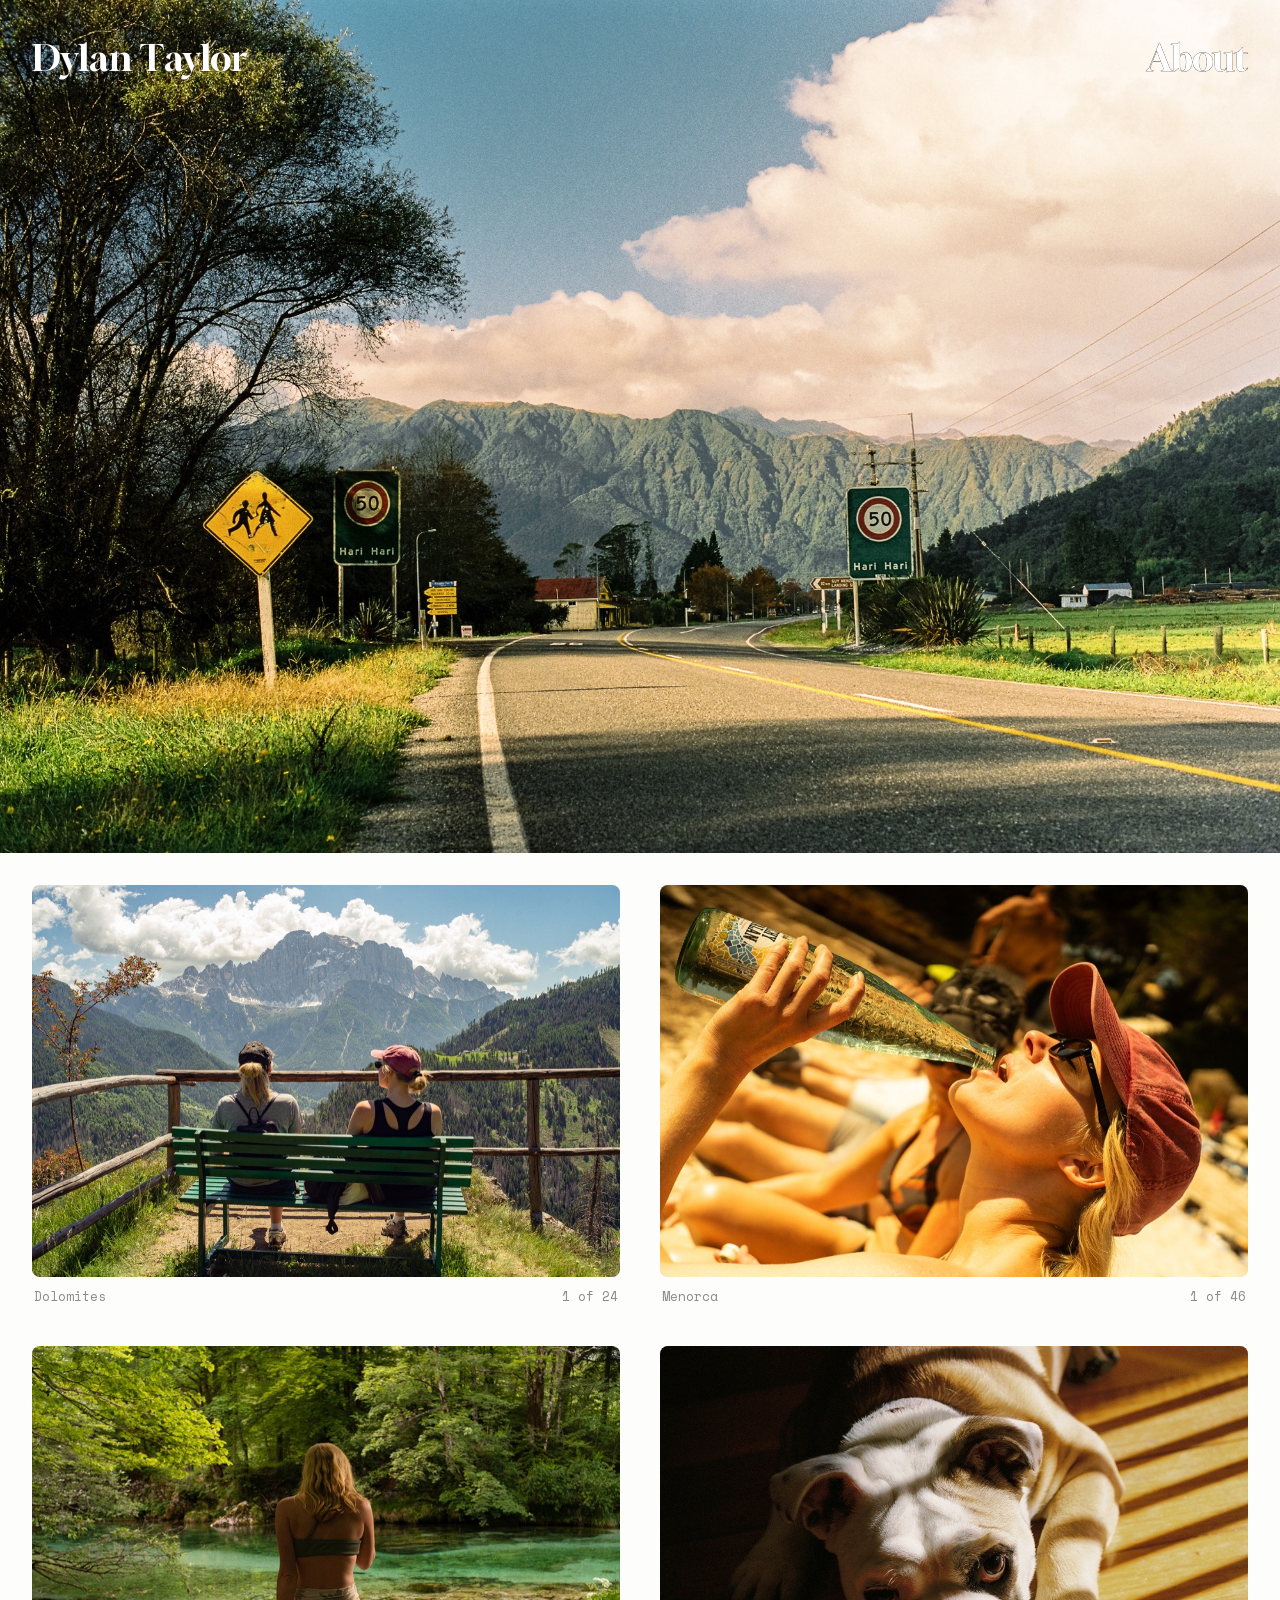
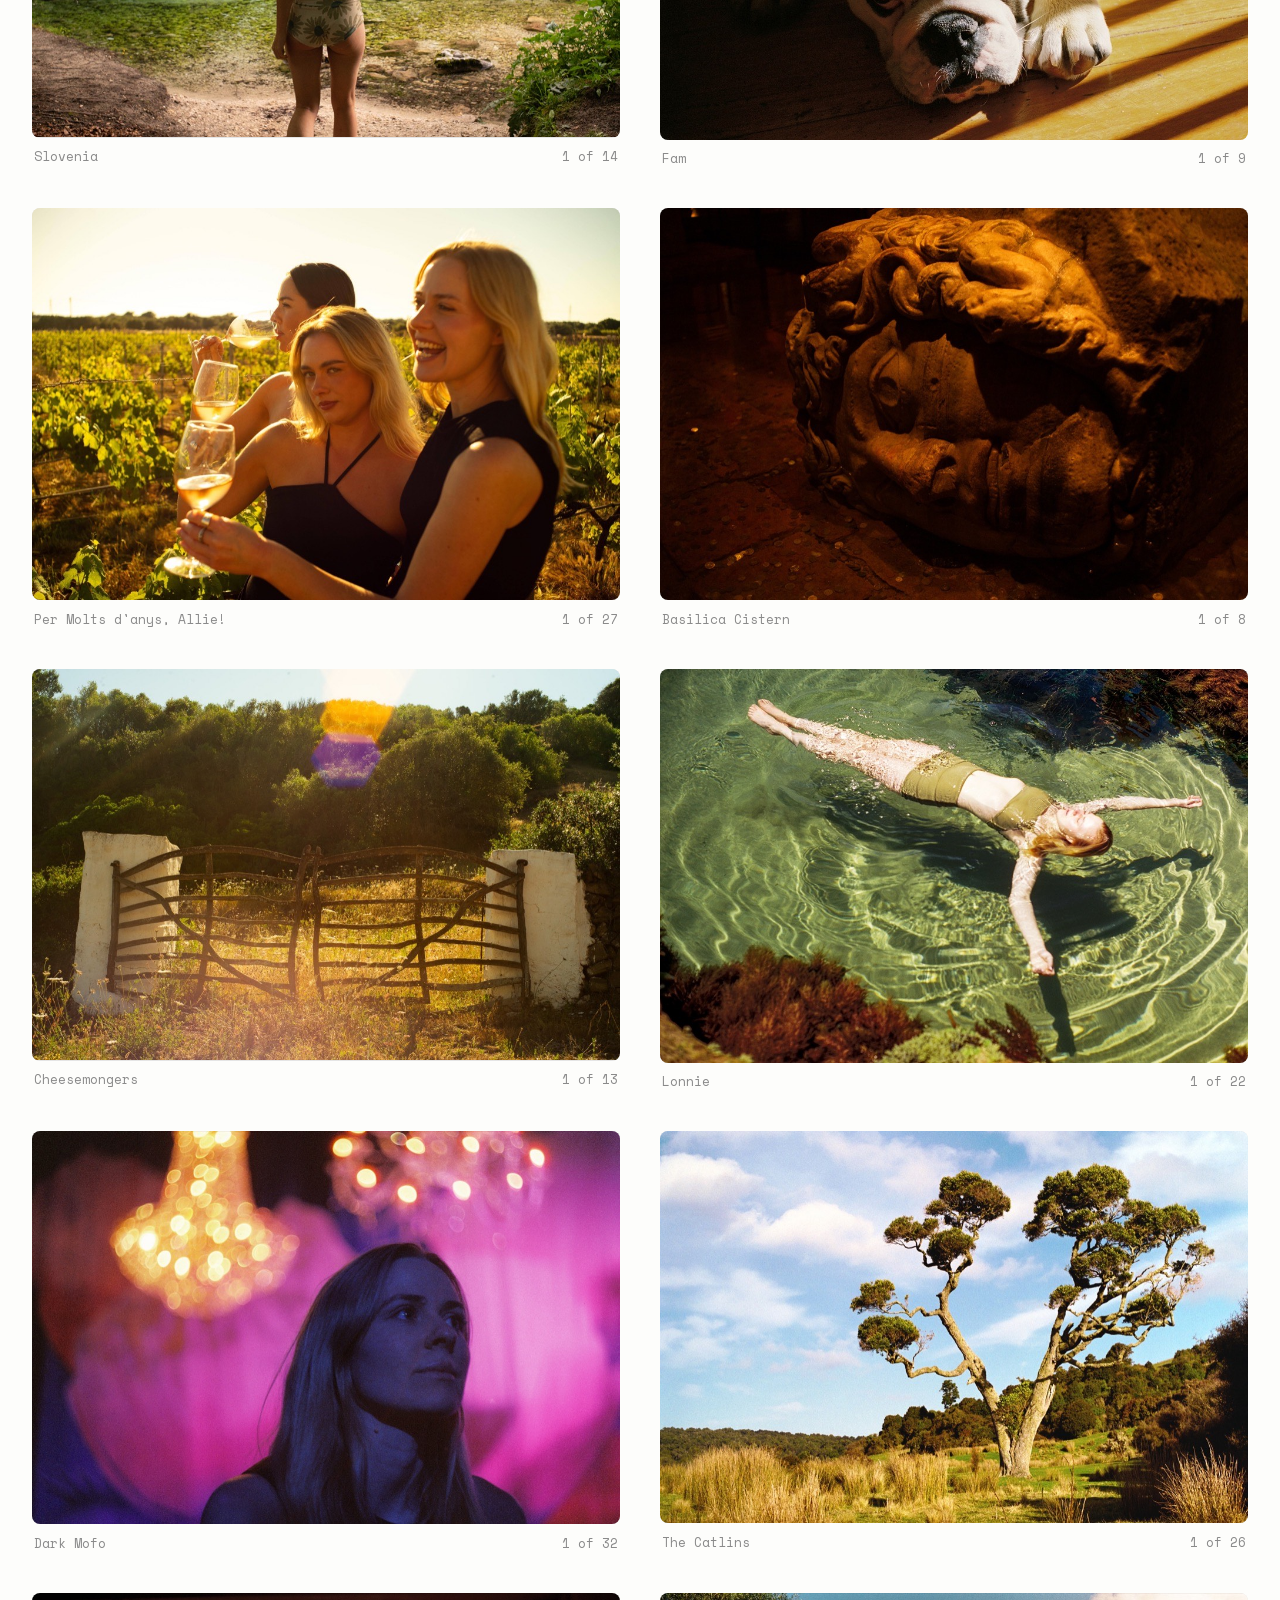
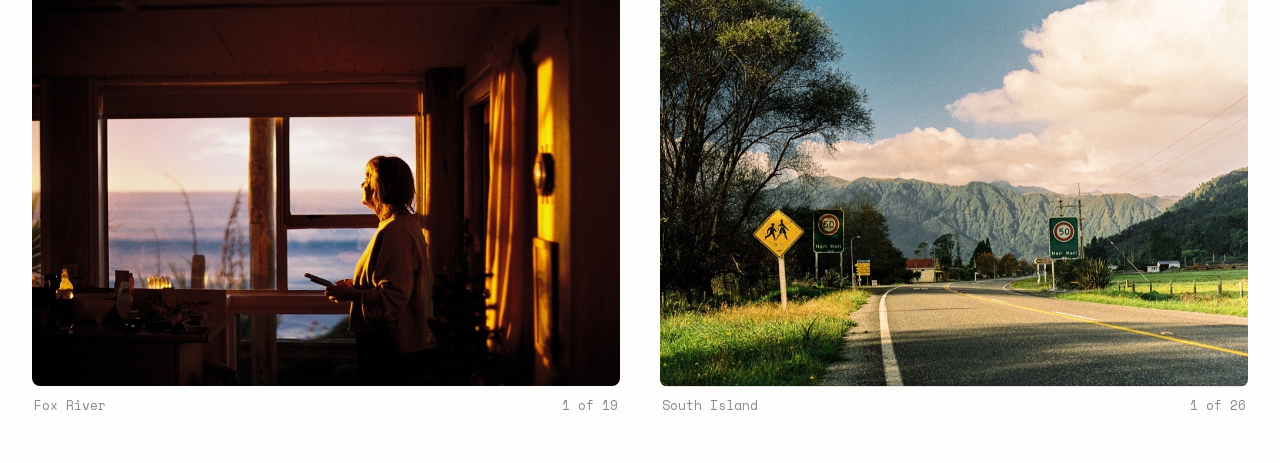
<file: index.html>
<!DOCTYPE html>
<html lang="en">
<head>
  <meta charset="UTF-8">
  <meta name="viewport" content="width=device-width, initial-scale=1.0">
  <title>Dylan Taylor — Photography</title>
  <link rel="stylesheet" href="css/style.css">
</head>
<body>
  <div id="hero" class="hero skeleton">
    <div id="hero-slides" class="hero-slides"></div>
    <nav class="nav-hero">
      <a class="nav-name" href="index.html">Dylan Taylor</a>
      <a class="nav-link" href="about.html">About</a>
    </nav>
  </div>

  <main>
    <div id="gallery-grid" class="grid"></div>
  </main>

  <script src="js/data.js"></script>
  <script src="js/hero.js"></script>
  <script src="js/home.js"></script>
</body>
</html>
</file>
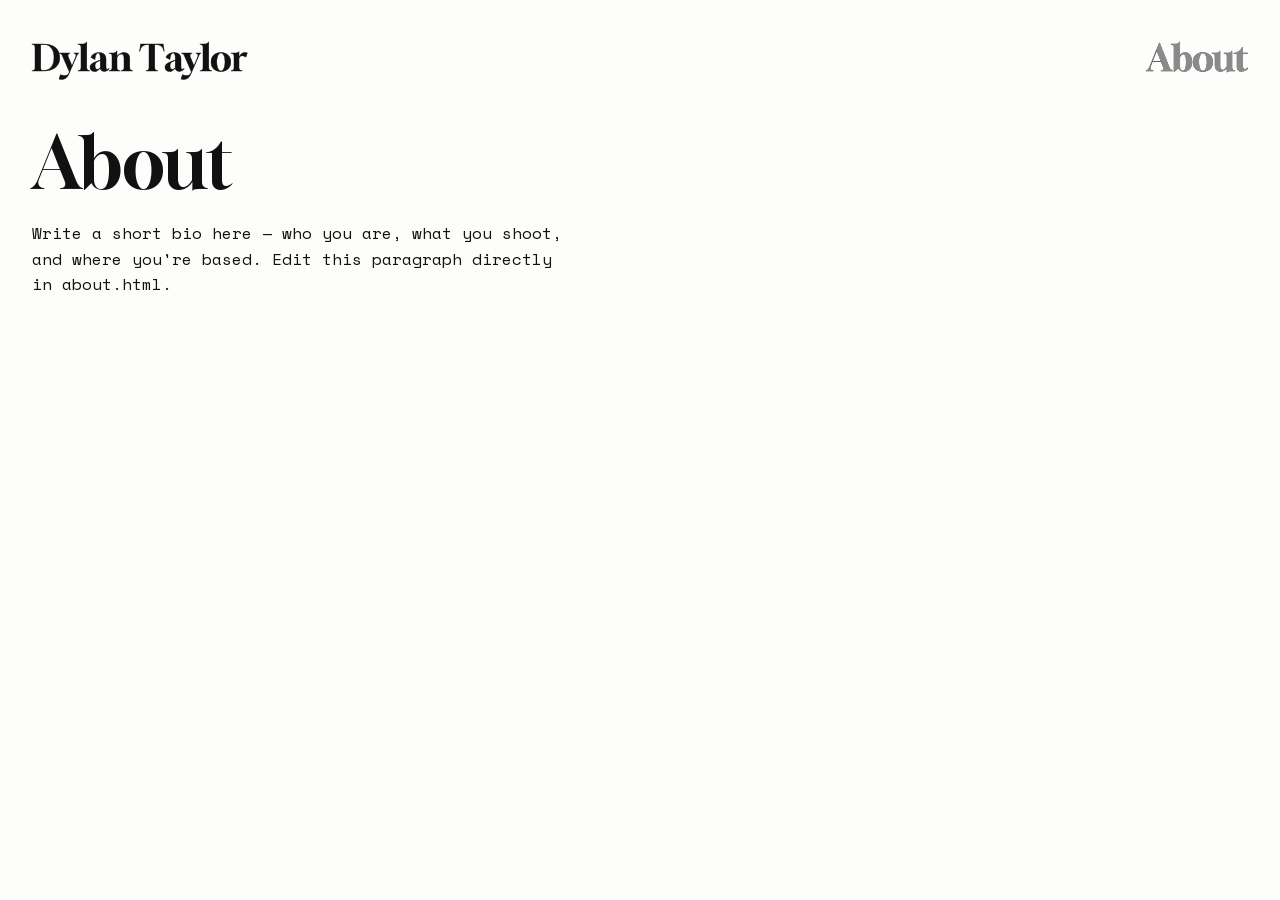
<file: about.html>
<!DOCTYPE html>
<html lang="en">
<head>
  <meta charset="UTF-8">
  <meta name="viewport" content="width=device-width, initial-scale=1.0">
  <title>About — Dylan Taylor</title>
  <link rel="stylesheet" href="css/style.css">
</head>
<body>
  <nav>
    <a class="nav-name" href="index.html">Dylan Taylor</a>
    <a class="nav-link" href="about.html">About</a>
  </nav>

  <main class="about-content">
    <h1>About</h1>
    <p>
      Write a short bio here — who you are, what you shoot, and where you're based.
      Edit this paragraph directly in about.html.
    </p>
  </main>
</body>
</html>
</file>
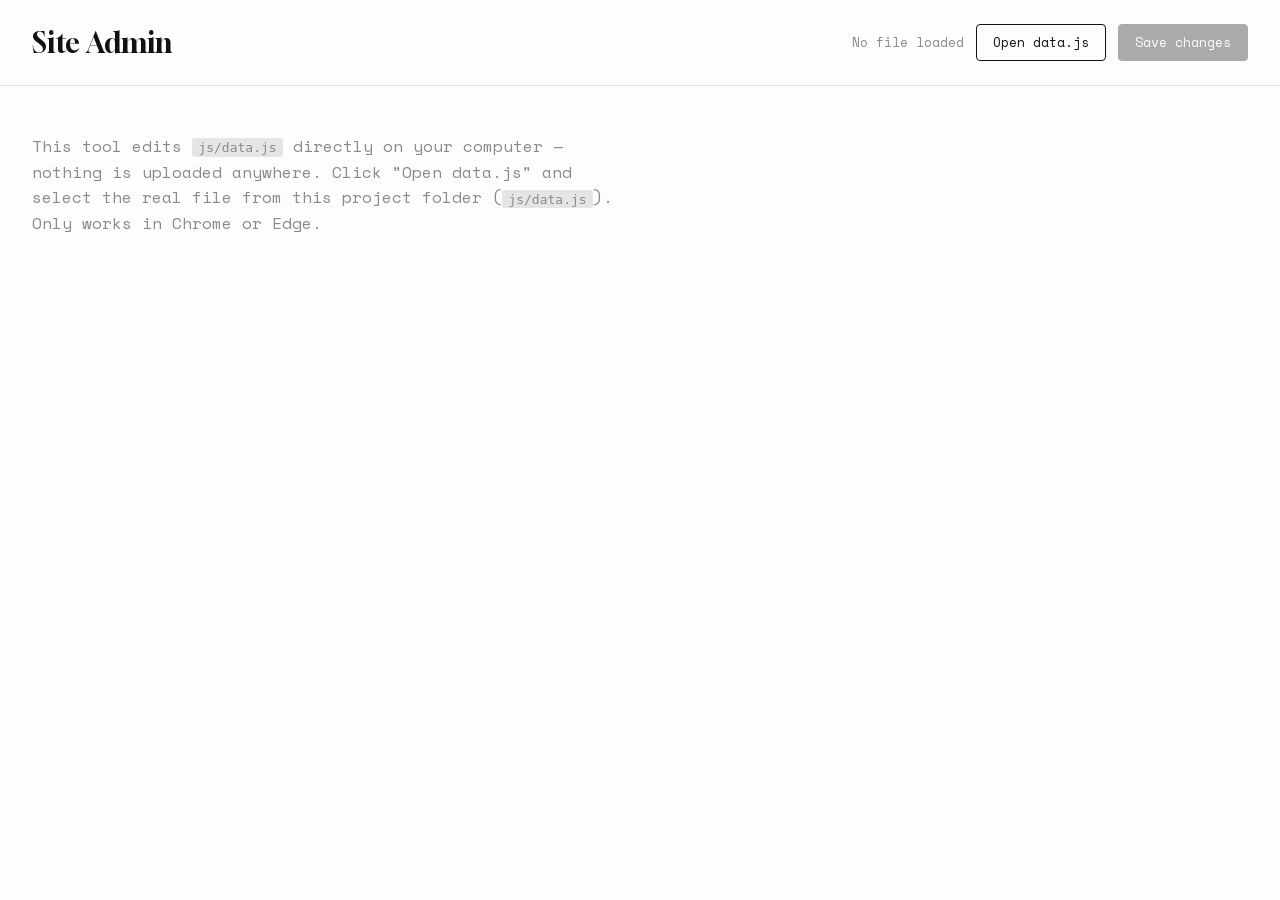
<file: admin.html>
<!DOCTYPE html>
<html lang="en">
<head>
  <meta charset="UTF-8">
  <meta name="viewport" content="width=device-width, initial-scale=1.0">
  <title>Admin — Dylan Taylor</title>
  <link rel="stylesheet" href="css/style.css">
  <link rel="stylesheet" href="css/admin.css">
</head>
<body class="admin-body">
  <header class="admin-header">
    <h1 class="admin-title">Site Admin</h1>
    <div class="admin-actions">
      <span id="admin-status" class="admin-status">No file loaded</span>
      <button id="btn-load" class="admin-btn">Open data.js</button>
      <button id="btn-save" class="admin-btn admin-btn-primary" disabled>Save changes</button>
    </div>
  </header>

  <main id="admin-main" class="admin-main">
    <p class="admin-empty">
      This tool edits <code>js/data.js</code> directly on your computer — nothing is uploaded anywhere.
      Click "Open data.js" and select the real file from this project folder
      (<code>js/data.js</code>). Only works in Chrome or Edge.
    </p>
  </main>

  <script src="js/admin.js"></script>
</body>
</html>
</file>
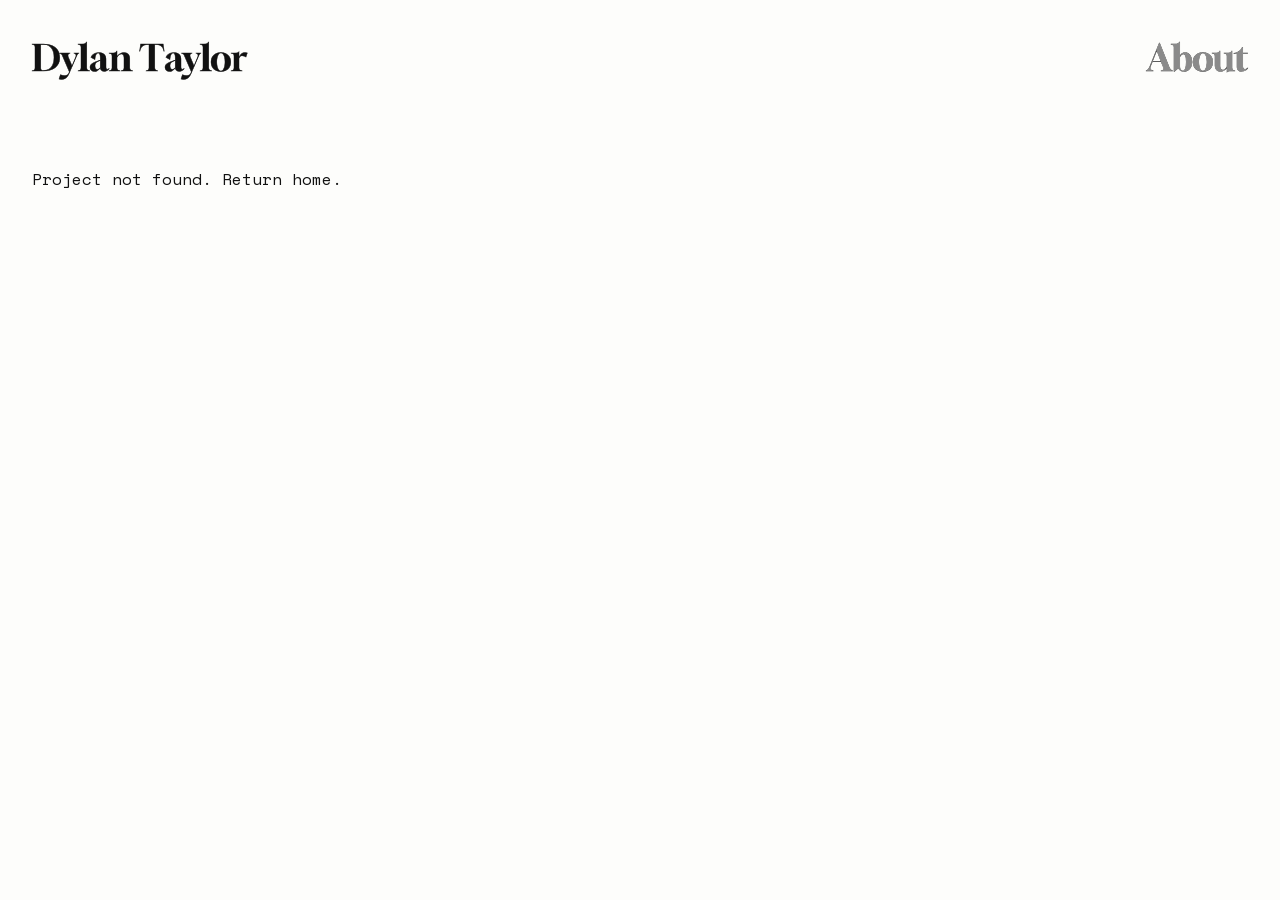
<file: project.html>
<!DOCTYPE html>
<html lang="en">
<head>
  <meta charset="UTF-8">
  <meta name="viewport" content="width=device-width, initial-scale=1.0">
  <title>Project — Dylan Taylor</title>
  <link rel="stylesheet" href="css/style.css">
</head>
<body>
  <nav>
    <a class="nav-name" href="index.html">Dylan Taylor</a>
    <a class="nav-link" href="about.html">About</a>
  </nav>

  <main id="project-root">
    <h1 id="project-title"></h1>
    <p id="project-intro"></p>

    <div id="project-gallery"></div>

    <div class="page-footer-links">
      <a href="index.html">Home</a>
      <a id="next-project-link" href="#">Next project</a>
    </div>
  </main>

  <script src="js/data.js"></script>
  <script src="js/project.js"></script>
</body>
</html>
</file>
<file: css/style.css>
@font-face {
  font-family: 'Space Mono';
  font-style: normal;
  font-weight: 400;
  font-display: swap;
  src: url('../fonts/space-mono-400.woff2') format('woff2');
}

@font-face {
  font-family: 'Space Mono';
  font-style: normal;
  font-weight: 700;
  font-display: swap;
  src: url('../fonts/space-mono-700.woff2') format('woff2');
}

@font-face {
  font-family: 'Gloock';
  font-style: normal;
  font-weight: 400;
  font-display: swap;
  src: url('../fonts/gloock-400.woff2') format('woff2');
}

:root {
  --bg: #fdfdfb;
  --text: #111111;
  --grey: #8a8a8a;
  --grey-light: #e5e5e5;
}

* {
  box-sizing: border-box;
}

@keyframes shimmer {
  0% { background-position: 200% 0; }
  100% { background-position: -200% 0; }
}

.skeleton {
  background: linear-gradient(100deg, var(--grey-light) 40%, #f4f4f2 50%, var(--grey-light) 60%);
  background-size: 300% 100%;
  animation: shimmer 1.6s ease-in-out infinite;
}

body {
  margin: 0;
  background: var(--bg);
  color: var(--text);
  font-family: 'Space Mono', monospace;
}

h1 {
  font-family: 'Gloock', serif;
  font-size: 72px;
  font-weight: 400;
  margin: 0;
}

a {
  color: inherit;
  text-decoration: none;
}

/* Nav */

nav {
  display: flex;
  justify-content: space-between;
  align-items: center;
  padding: 2.25rem 2rem 1.5rem;
}

/* Nav text outline: -webkit-text-stroke always centers on the letterform
   (half in, half out), which chokes thin serif strokes. To get an
   outside-only outline, an identical copy of the text is stroked and
   placed directly behind the real (solid-fill) text via ::after - the
   fill covers the inward half of the stroke, leaving only the outward
   half visible. NOTE: the ::after content is hardcoded to match the
   visible text below - if you ever change "Dylan Taylor" or "About",
   update the matching content string here too. */

.nav-name {
  position: relative;
  font-family: 'Gloock', serif;
  font-size: 36px;
}

.nav-name::after {
  content: "Dylan Taylor";
  position: absolute;
  left: 0;
  top: 0;
  z-index: -1;
  color: transparent;
  -webkit-text-stroke: 0.5px #333;
}

.nav-link {
  position: relative;
  font-family: 'Gloock', serif;
  font-size: 36px;
  color: var(--grey);
}

.nav-link::after {
  content: "About";
  position: absolute;
  left: 0;
  top: 0;
  z-index: -1;
  color: transparent;
  -webkit-text-stroke: 0.5px #333;
}

.nav-link:hover {
  color: var(--text);
}

/* Hero */

.hero {
  position: relative;
  width: 100%;
  aspect-ratio: 3 / 2;
  overflow: hidden;
  background: #000;
}

.hero.skeleton {
  background: linear-gradient(100deg, #111 40%, #262626 50%, #111 60%);
  background-size: 300% 100%;
  animation: shimmer 1.6s ease-in-out infinite;
}

.hero-slides {
  position: absolute;
  inset: 0;
}

.hero-slide {
  position: absolute;
  inset: 0;
  width: 100%;
  height: 100%;
  object-fit: cover;
  opacity: 0;
  transition: opacity 1.2s ease;
}

.hero-slide.active {
  opacity: 1;
}

.nav-hero {
  position: absolute;
  top: 0;
  left: 0;
  right: 0;
  z-index: 1;
}

.nav-hero .nav-name,
.nav-hero .nav-link {
  color: #fff;
}

/* Homepage grid */

.grid {
  display: grid;
  grid-template-columns: repeat(2, 1fr);
  gap: 2.5rem;
  padding: 2rem 2rem 3rem;
}

.thumb-card {
  display: block;
}

.thumb-frame {
  position: relative;
  overflow: hidden;
  border-radius: 8px;
  background: var(--grey-light);
}

.thumb-frame img {
  width: 100%;
  height: auto;
  display: block;
  opacity: 0;
  transition: transform 0.4s ease, opacity 0.4s ease;
}

.thumb-frame img.loaded {
  opacity: 1;
}

.thumb-card:hover .thumb-frame img {
  transform: scale(1.03);
}

.thumb-caption {
  display: flex;
  justify-content: space-between;
  padding: 0.6rem 0.1rem 0;
}

.thumb-title {
  color: var(--grey);
  font-size: 0.8rem;
}

.thumb-count {
  color: var(--grey);
  font-size: 0.8rem;
  text-align: right;
}

@media (max-width: 700px) {
  .grid {
    grid-template-columns: 1fr;
    gap: 1.5rem;
    padding: 1.25rem 1.25rem 2rem;
  }

  nav {
    padding: 1.25rem 1.25rem;
  }

  .nav-name,
  .nav-link {
    font-size: 18px;
  }
}

/* Project subpage */

#project-title {
  margin: 1.5rem 2rem 1rem;
}

#project-intro {
  margin: 0 2rem 3rem;
  max-width: 60ch;
  line-height: 1.6;
  color: var(--text);
}

.full-image {
  margin: 0 2rem 3rem;
}

.full-image img {
  width: 100%;
  display: block;
  border-radius: 8px;
  background: var(--grey-light);
  opacity: 0;
  transition: opacity 0.4s ease;
}

.full-image img.loaded {
  opacity: 1;
}

.full-image.portrait img {
  width: auto;
  height: auto;
  max-width: 100%;
  max-height: 100vh;
  display: block;
  margin: 0 auto;
  border-radius: 8px;
}

.full-image figcaption {
  color: var(--grey);
  font-size: 0.8rem;
  text-align: left;
  margin: 0.5rem 0 0;
}

.page-footer-links {
  display: flex;
  justify-content: space-between;
  padding: 2rem;
  font-size: 0.85rem;
}

.page-footer-links a:hover {
  color: var(--grey);
}

.not-found {
  padding: 3rem 2rem;
}

@media (max-width: 700px) {
  h1 {
    font-size: 40px;
  }

  #project-title {
    margin: 1.25rem 1.25rem 1rem;
  }

  #project-intro {
    margin: 0 1.25rem 2rem;
  }

  .full-image {
    margin: 0 1.25rem 3rem;
  }

  .page-footer-links {
    padding: 1.5rem 1.25rem;
  }
}

/* About page */

.about-content {
  padding: 1rem 2rem 3rem;
  max-width: 60ch;
}

.about-content p {
  line-height: 1.6;
}
</file>
<file: css/admin.css>
.admin-body {
  min-height: 100vh;
}

.admin-header {
  display: flex;
  justify-content: space-between;
  align-items: center;
  flex-wrap: wrap;
  gap: 1rem;
  padding: 1.5rem 2rem;
  border-bottom: 1px solid var(--grey-light);
}

.admin-title {
  font-size: 28px;
  margin: 0;
}

.admin-actions {
  display: flex;
  align-items: center;
  gap: 0.75rem;
  font-size: 0.8rem;
}

.admin-status {
  color: var(--grey);
}

.admin-status.dirty {
  color: #b5651d;
}

.admin-btn {
  font-family: 'Space Mono', monospace;
  font-size: 0.8rem;
  padding: 0.5rem 1rem;
  border: 1px solid var(--text);
  background: var(--bg);
  color: var(--text);
  cursor: pointer;
  border-radius: 4px;
}

.admin-btn:hover:not(:disabled) {
  background: var(--text);
  color: #fff;
}

.admin-btn:disabled {
  opacity: 0.35;
  cursor: not-allowed;
}

.admin-btn-primary {
  background: var(--text);
  color: #fff;
}

.admin-btn-primary:hover:not(:disabled) {
  opacity: 0.85;
}

.admin-main {
  padding: 2rem;
}

.admin-empty {
  color: var(--grey);
  max-width: 60ch;
  line-height: 1.6;
}

.admin-empty code {
  background: var(--grey-light);
  padding: 0.1rem 0.4rem;
  border-radius: 3px;
}

.admin-back {
  background: none;
  border: none;
  font-family: 'Space Mono', monospace;
  font-size: 0.85rem;
  color: var(--grey);
  cursor: pointer;
  margin-bottom: 1.5rem;
  text-decoration: underline;
  padding: 0;
}

.admin-section-title {
  font-size: 32px;
  margin: 0 0 0.5rem;
}

.admin-section-hint {
  color: var(--grey);
  font-size: 0.8rem;
  margin: 0 0 1.5rem;
}

/* Project list */

.admin-project-grid {
  display: grid;
  grid-template-columns: repeat(auto-fill, minmax(220px, 1fr));
  gap: 1.5rem;
}

.admin-project-card {
  border: 1px solid var(--grey-light);
  border-radius: 8px;
  overflow: hidden;
  background: #fff;
  cursor: grab;
  transition: opacity 0.2s, border-color 0.2s;
}

.admin-project-card.dragging {
  opacity: 0.35;
}

.admin-project-card.drag-over {
  border-color: var(--text);
}

.admin-project-card img {
  width: 100%;
  aspect-ratio: 3 / 2;
  object-fit: cover;
  display: block;
  pointer-events: none;
}

.admin-project-card-label {
  padding: 0.6rem 0.75rem;
  display: flex;
  justify-content: space-between;
  align-items: center;
  gap: 0.5rem;
  font-size: 0.8rem;
}

.admin-project-card-label .open-link {
  background: none;
  border: none;
  text-decoration: underline;
  color: var(--grey);
  cursor: pointer;
  font-family: 'Space Mono', monospace;
  font-size: 0.75rem;
  padding: 0;
}

/* Photo grid within a project */

.admin-photo-grid {
  display: grid;
  grid-template-columns: repeat(auto-fill, minmax(240px, 1fr));
  gap: 1.5rem;
}

.admin-photo-card {
  position: relative;
  border: 1px solid var(--grey-light);
  border-radius: 8px;
  overflow: hidden;
  background: #fff;
  cursor: grab;
  transition: opacity 0.2s, border-color 0.2s;
}

.admin-photo-card.dragging {
  opacity: 0.35;
}

.admin-photo-card.drag-over {
  border-color: var(--text);
}

.admin-photo-card img {
  width: 100%;
  aspect-ratio: 3 / 2;
  object-fit: cover;
  display: block;
  pointer-events: none;
}

.admin-photo-index {
  position: absolute;
  top: 0.5rem;
  left: 0.5rem;
  background: rgba(0, 0, 0, 0.55);
  color: #fff;
  font-size: 0.7rem;
  padding: 0.15rem 0.45rem;
  border-radius: 3px;
  pointer-events: none;
}

.admin-photo-caption {
  width: 100%;
  display: block;
  border: none;
  border-top: 1px solid var(--grey-light);
  padding: 0.6rem 0.75rem;
  font-family: 'Space Mono', monospace;
  font-size: 0.78rem;
  color: var(--text);
  background: transparent;
  resize: vertical;
  min-height: 2.6em;
}

.admin-photo-caption:focus {
  outline: 1px solid var(--text);
  outline-offset: -1px;
}

.admin-thumb-note {
  display: flex;
  align-items: center;
  gap: 1rem;
  padding: 1rem;
  border: 1px dashed var(--grey-light);
  border-radius: 8px;
  margin-bottom: 2rem;
  max-width: 480px;
}

.admin-thumb-note img {
  width: 120px;
  aspect-ratio: 3 / 2;
  object-fit: cover;
  border-radius: 4px;
  flex-shrink: 0;
}

.admin-thumb-note p {
  font-size: 0.8rem;
  color: var(--grey);
  margin: 0;
  line-height: 1.5;
}
</file>
